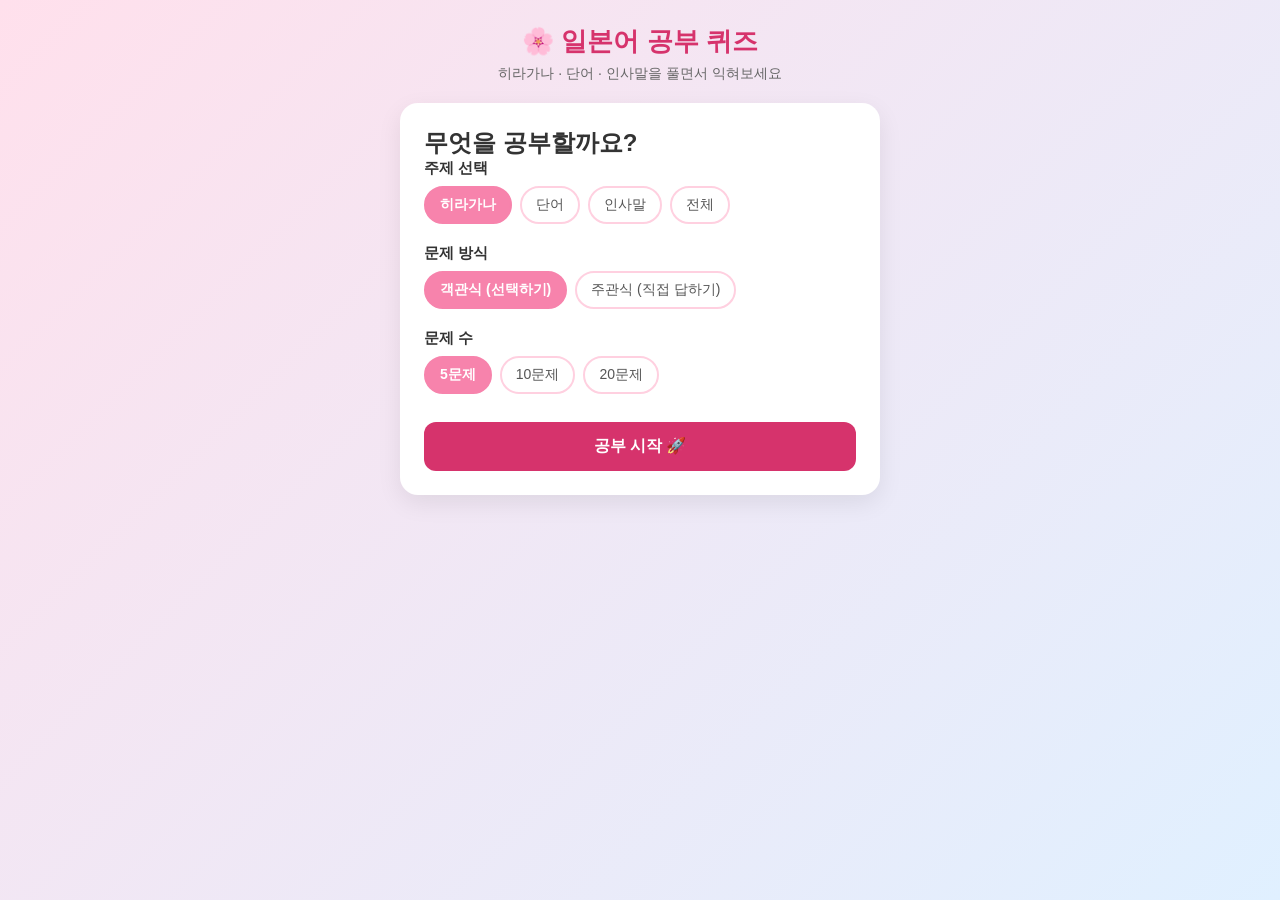
<file: japanese-study/index.html>
<!DOCTYPE html>
<html lang="ko">
<head>
    <meta charset="UTF-8" />
    <meta name="viewport" content="width=device-width, initial-scale=1.0" />
    <title>일본어 공부 퀴즈</title>
    <link rel="stylesheet" href="main.css" />
</head>
<body>
    <div class="app">
        <header class="header">
            <h1>🌸 일본어 공부 퀴즈</h1>
            <p class="subtitle">히라가나 · 단어 · 인사말을 풀면서 익혀보세요</p>
        </header>

        <!-- 시작 화면 -->
        <section id="startScreen" class="card">
            <h2>무엇을 공부할까요?</h2>

            <div class="field">
                <label>주제 선택</label>
                <div class="options" id="categoryOptions">
                    <button class="chip selected" data-category="hiragana">히라가나</button>
                    <button class="chip" data-category="word">단어</button>
                    <button class="chip" data-category="greeting">인사말</button>
                    <button class="chip" data-category="all">전체</button>
                </div>
            </div>

            <div class="field">
                <label>문제 방식</label>
                <div class="options" id="modeOptions">
                    <button class="chip selected" data-mode="choice">객관식 (선택하기)</button>
                    <button class="chip" data-mode="input">주관식 (직접 답하기)</button>
                </div>
            </div>

            <div class="field">
                <label>문제 수</label>
                <div class="options" id="countOptions">
                    <button class="chip selected" data-count="5">5문제</button>
                    <button class="chip" data-count="10">10문제</button>
                    <button class="chip" data-count="20">20문제</button>
                </div>
            </div>

            <button id="startBtn" class="primary-btn">공부 시작 🚀</button>
        </section>

        <!-- 퀴즈 화면 -->
        <section id="quizScreen" class="card hidden">
            <div class="progress-row">
                <span id="progressText">1 / 5</span>
                <span id="scoreText">점수: 0</span>
            </div>
            <div class="progress-bar"><div id="progressFill"></div></div>

            <p class="question-label" id="questionLabel">다음 글자의 발음은?</p>
            <div class="question" id="questionText">あ</div>

            <div id="choiceArea" class="choice-area"></div>

            <div id="inputArea" class="input-area hidden">
                <input type="text" id="answerInput" placeholder="답을 입력하세요" autocomplete="off" />
                <button id="submitBtn" class="primary-btn">제출</button>
            </div>

            <p id="feedback" class="feedback"></p>
            <button id="nextBtn" class="primary-btn hidden">다음 ➡️</button>
        </section>

        <!-- 결과 화면 -->
        <section id="resultScreen" class="card hidden">
            <h2>🎉 학습 완료!</h2>
            <p class="result-score" id="resultScore">0 / 0</p>
            <p class="result-msg" id="resultMsg"></p>
            <button id="restartBtn" class="primary-btn">다시 하기 🔁</button>
        </section>
    </div>

    <script src="main.js"></script>
</body>
</html>
</file>
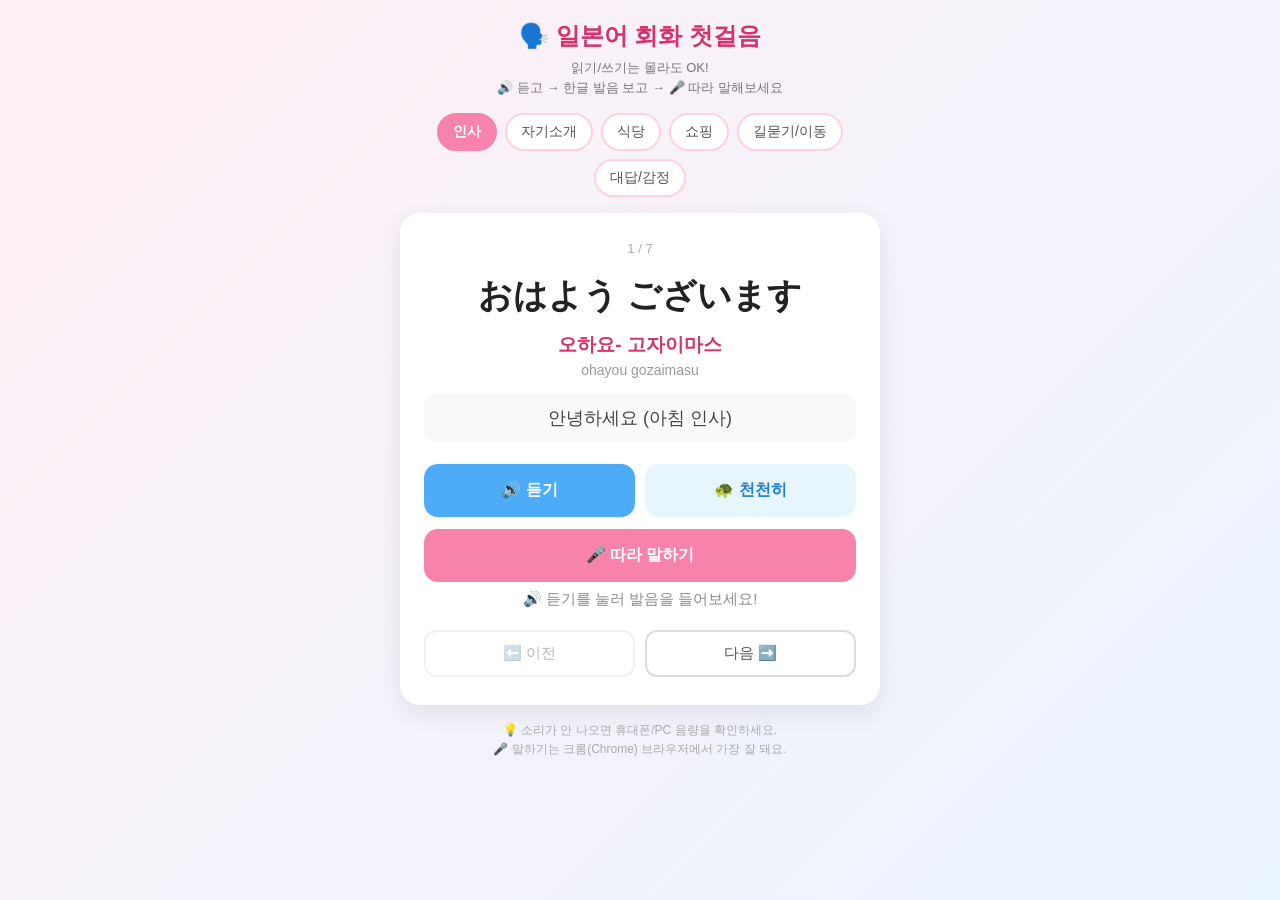
<file: japanese-study/japanese-conversation.html>
<!DOCTYPE html>
<html lang="ko">
<head>
    <meta charset="UTF-8" />
    <meta name="viewport" content="width=device-width, initial-scale=1.0" />
    <title>일본어 회화 연습 (듣고 말하기)</title>
    <style>
        * { box-sizing: border-box; margin: 0; padding: 0; }
        body {
            font-family: "Apple SD Gothic Neo", "Malgun Gothic", sans-serif;
            background: linear-gradient(135deg, #fff0f5 0%, #eaf4ff 100%);
            min-height: 100vh;
            display: flex;
            justify-content: center;
            align-items: flex-start;
            padding: 20px;
            color: #333;
        }
        .app { width: 100%; max-width: 480px; }
        .header { text-align: center; margin-bottom: 16px; }
        .header h1 { font-size: 24px; color: #d6336c; }
        .subtitle { margin-top: 6px; font-size: 13px; color: #777; line-height: 1.5; }

        .categories {
            display: flex;
            flex-wrap: wrap;
            gap: 8px;
            justify-content: center;
            margin-bottom: 16px;
        }
        .chip {
            border: 2px solid #ffd0e0;
            background: #fff;
            color: #555;
            padding: 8px 14px;
            border-radius: 999px;
            font-size: 14px;
            cursor: pointer;
            transition: all 0.15s;
        }
        .chip:hover { border-color: #f783ac; }
        .chip.selected { background: #f783ac; border-color: #f783ac; color: #fff; font-weight: 600; }

        .card {
            background: #fff;
            border-radius: 20px;
            padding: 28px 24px;
            box-shadow: 0 8px 24px rgba(0, 0, 0, 0.08);
            text-align: center;
        }
        .counter { font-size: 13px; color: #aaa; margin-bottom: 16px; }

        .jp {
            font-size: 34px;
            font-weight: 700;
            color: #222;
            margin-bottom: 12px;
            line-height: 1.4;
        }
        .reading {
            font-size: 19px;
            color: #d6336c;
            font-weight: 600;
            margin-bottom: 4px;
        }
        .romaji { font-size: 14px; color: #999; margin-bottom: 16px; }
        .ko {
            font-size: 18px;
            color: #444;
            background: #f8f9fa;
            border-radius: 12px;
            padding: 12px;
            margin-bottom: 22px;
        }

        .btn-row { display: flex; gap: 10px; margin-bottom: 12px; }
        .action-btn {
            flex: 1;
            border: none;
            padding: 16px;
            border-radius: 14px;
            font-size: 16px;
            font-weight: 700;
            cursor: pointer;
            transition: transform 0.1s, background 0.15s;
        }
        .action-btn:active { transform: scale(0.97); }
        .listen-btn { background: #4dabf7; color: #fff; }
        .listen-btn:hover { background: #339af0; }
        .slow-btn { background: #e7f5ff; color: #1c7ed6; }
        .slow-btn:hover { background: #d0ebff; }
        .speak-btn { background: #f783ac; color: #fff; }
        .speak-btn:hover { background: #f06595; }
        .speak-btn.listening { background: #fa5252; animation: pulse 1s infinite; }
        @keyframes pulse { 0%,100%{opacity:1;} 50%{opacity:0.6;} }

        .feedback {
            min-height: 24px;
            font-size: 15px;
            font-weight: 600;
            margin: 8px 0 4px;
        }
        .feedback.ok { color: #2b8a3e; }
        .feedback.no { color: #e8590c; }
        .feedback.info { color: #868e96; font-weight: 500; }

        .nav-row { display: flex; gap: 10px; margin-top: 16px; }
        .nav-btn {
            flex: 1;
            border: 2px solid #ddd;
            background: #fff;
            color: #555;
            padding: 12px;
            border-radius: 12px;
            font-size: 15px;
            cursor: pointer;
        }
        .nav-btn:hover { border-color: #f783ac; }
        .nav-btn:disabled { opacity: 0.4; cursor: default; }

        .tip {
            margin-top: 16px;
            font-size: 12px;
            color: #aaa;
            text-align: center;
            line-height: 1.6;
        }
    </style>
</head>
<body>
    <div class="app">
        <header class="header">
            <h1>🗣️ 일본어 회화 첫걸음</h1>
            <p class="subtitle">읽기/쓰기는 몰라도 OK!<br/>🔊 듣고 → 한글 발음 보고 → 🎤 따라 말해보세요</p>
        </header>

        <div class="categories" id="categories"></div>

        <section class="card">
            <div class="counter" id="counter">1 / 5</div>
            <div class="jp" id="jp">こんにちは</div>
            <div class="reading" id="reading">콘니치와</div>
            <div class="romaji" id="romaji">konnichiwa</div>
            <div class="ko" id="ko">안녕하세요 (낮 인사)</div>

            <div class="btn-row">
                <button class="action-btn listen-btn" id="listenBtn">🔊 듣기</button>
                <button class="action-btn slow-btn" id="slowBtn">🐢 천천히</button>
            </div>
            <button class="action-btn speak-btn" id="speakBtn" style="width:100%;">🎤 따라 말하기</button>

            <div class="feedback info" id="feedback">버튼을 눌러 시작해요!</div>

            <div class="nav-row">
                <button class="nav-btn" id="prevBtn">⬅️ 이전</button>
                <button class="nav-btn" id="nextBtn">다음 ➡️</button>
            </div>
        </section>

        <p class="tip">
            💡 소리가 안 나오면 휴대폰/PC 음량을 확인하세요.<br/>
            🎤 말하기는 크롬(Chrome) 브라우저에서 가장 잘 돼요.
        </p>
    </div>

    <script>
        // ===== 회화 데이터 =====
        // jp: 일본어, reading: 한글 발음, romaji: 로마자, ko: 한국어 뜻
        const DATA = {
            "인사": [
                { jp: "おはよう ございます", reading: "오하요- 고자이마스", romaji: "ohayou gozaimasu", ko: "안녕하세요 (아침 인사)" },
                { jp: "こんにちは", reading: "콘니치와", romaji: "konnichiwa", ko: "안녕하세요 (낮 인사)" },
                { jp: "こんばんは", reading: "콤방와", romaji: "konbanwa", ko: "안녕하세요 (저녁 인사)" },
                { jp: "ありがとう", reading: "아리가토-", romaji: "arigatou", ko: "고마워요" },
                { jp: "すみません", reading: "스미마셍", romaji: "sumimasen", ko: "죄송합니다 / 저기요" },
                { jp: "さようなら", reading: "사요-나라", romaji: "sayounara", ko: "안녕히 가세요" },
                { jp: "また あした", reading: "마타 아시타", romaji: "mata ashita", ko: "내일 또 봐요" },
            ],
            "자기소개": [
                { jp: "はじめまして", reading: "하지메마시테", romaji: "hajimemashite", ko: "처음 뵙겠습니다" },
                { jp: "わたしは キム です", reading: "와타시와 키무 데스", romaji: "watashi wa kimu desu", ko: "저는 김 이에요" },
                { jp: "かんこく から きました", reading: "캉코쿠 카라 키마시타", romaji: "kankoku kara kimashita", ko: "한국에서 왔어요" },
                { jp: "よろしく おねがいします", reading: "요로시쿠 오네가이시마스", romaji: "yoroshiku onegaishimasu", ko: "잘 부탁드립니다" },
                { jp: "にほんご は すこし わかります", reading: "니홍고와 스코시 와카리마스", romaji: "nihongo wa sukoshi wakarimasu", ko: "일본어 조금 알아요" },
            ],
            "식당": [
                { jp: "メニュー を ください", reading: "메뉴- 오 쿠다사이", romaji: "menyuu o kudasai", ko: "메뉴 주세요" },
                { jp: "これ を ください", reading: "코레 오 쿠다사이", romaji: "kore o kudasai", ko: "이거 주세요" },
                { jp: "おいしい です", reading: "오이시이 데스", romaji: "oishii desu", ko: "맛있어요" },
                { jp: "おみず ください", reading: "오미즈 쿠다사이", romaji: "omizu kudasai", ko: "물 주세요" },
                { jp: "おかいけい おねがいします", reading: "오카이케- 오네가이시마스", romaji: "okaikei onegaishimasu", ko: "계산해 주세요" },
                { jp: "ごちそうさま でした", reading: "고치소-사마 데시타", romaji: "gochisousama deshita", ko: "잘 먹었습니다" },
            ],
            "쇼핑": [
                { jp: "いくら ですか", reading: "이쿠라 데스카", romaji: "ikura desu ka", ko: "얼마예요?" },
                { jp: "これ は なん ですか", reading: "코레와 난 데스카", romaji: "kore wa nan desu ka", ko: "이건 뭐예요?" },
                { jp: "みて も いい ですか", reading: "미테모 이이 데스카", romaji: "mite mo ii desu ka", ko: "봐도 될까요?" },
                { jp: "これ に します", reading: "코레니 시마스", romaji: "kore ni shimasu", ko: "이걸로 할게요" },
                { jp: "カード で おねがいします", reading: "카-도데 오네가이시마스", romaji: "kaado de onegaishimasu", ko: "카드로 부탁해요" },
            ],
            "길묻기/이동": [
                { jp: "トイレ は どこ ですか", reading: "토이레와 도코 데스카", romaji: "toire wa doko desu ka", ko: "화장실은 어디예요?" },
                { jp: "えき は どこ ですか", reading: "에키와 도코 데스카", romaji: "eki wa doko desu ka", ko: "역은 어디예요?" },
                { jp: "ここ は どこ ですか", reading: "코코와 도코 데스카", romaji: "koko wa doko desu ka", ko: "여기는 어디예요?" },
                { jp: "たすけて ください", reading: "타스케테 쿠다사이", romaji: "tasukete kudasai", ko: "도와주세요" },
            ],
            "대답/감정": [
                { jp: "はい", reading: "하이", romaji: "hai", ko: "네" },
                { jp: "いいえ", reading: "이이에", romaji: "iie", ko: "아니요" },
                { jp: "だいじょうぶ です", reading: "다이죠-부 데스", romaji: "daijoubu desu", ko: "괜찮아요" },
                { jp: "わかりました", reading: "와카리마시타", romaji: "wakarimashita", ko: "알겠어요" },
                { jp: "わかりません", reading: "와카리마셍", romaji: "wakarimasen", ko: "모르겠어요" },
                { jp: "もう いちど おねがいします", reading: "모- 이치도 오네가이시마스", romaji: "mou ichido onegaishimasu", ko: "한 번 더 말해주세요" },
            ],
        };

        const categories = Object.keys(DATA);
        let currentCat = categories[0];
        let index = 0;

        // ===== 카테고리 버튼 만들기 =====
        const catBox = document.getElementById("categories");
        categories.forEach((cat, i) => {
            const btn = document.createElement("button");
            btn.className = "chip" + (i === 0 ? " selected" : "");
            btn.textContent = cat;
            btn.addEventListener("click", () => {
                document.querySelectorAll(".chip").forEach((c) => c.classList.remove("selected"));
                btn.classList.add("selected");
                currentCat = cat;
                index = 0;
                render();
            });
            catBox.appendChild(btn);
        });

        // ===== 화면 그리기 =====
        function current() { return DATA[currentCat][index]; }

        function render() {
            const item = current();
            const list = DATA[currentCat];
            document.getElementById("counter").textContent = `${index + 1} / ${list.length}`;
            document.getElementById("jp").textContent = item.jp;
            document.getElementById("reading").textContent = item.reading;
            document.getElementById("romaji").textContent = item.romaji;
            document.getElementById("ko").textContent = item.ko;
            document.getElementById("prevBtn").disabled = index === 0;
            document.getElementById("nextBtn").disabled = index === list.length - 1;
            setFeedback("🔊 듣기를 눌러 발음을 들어보세요!", "info");
            // 카드 넘기면 자동으로 한 번 들려주기
            speak(1);
        }

        function setFeedback(msg, type) {
            const f = document.getElementById("feedback");
            f.textContent = msg;
            f.className = "feedback " + type;
        }

        // ===== 듣기 (TTS) =====
        function speak(rate) {
            if (!("speechSynthesis" in window)) {
                setFeedback("이 브라우저는 소리 재생을 지원하지 않아요 😢", "no");
                return;
            }
            window.speechSynthesis.cancel();
            const u = new SpeechSynthesisUtterance(current().jp);
            u.lang = "ja-JP";
            u.rate = rate;
            // 일본어 음성 우선 선택
            const jaVoice = window.speechSynthesis.getVoices().find((v) => v.lang.startsWith("ja"));
            if (jaVoice) u.voice = jaVoice;
            window.speechSynthesis.speak(u);
        }

        document.getElementById("listenBtn").addEventListener("click", () => speak(1));
        document.getElementById("slowBtn").addEventListener("click", () => speak(0.6));

        // ===== 말하기 (음성 인식) =====
        const SpeechRecognition = window.SpeechRecognition || window.webkitSpeechRecognition;
        const speakBtn = document.getElementById("speakBtn");

        if (!SpeechRecognition) {
            speakBtn.addEventListener("click", () =>
                setFeedback("이 브라우저는 마이크 인식을 지원하지 않아요. 크롬을 써보세요 🙏", "no")
            );
        } else {
            const recog = new SpeechRecognition();
            recog.lang = "ja-JP";
            recog.interimResults = false;
            recog.maxAlternatives = 3;

            speakBtn.addEventListener("click", () => {
                setFeedback("🎤 듣고 있어요... 따라 말해보세요!", "info");
                speakBtn.classList.add("listening");
                try { recog.start(); } catch (e) {}
            });

            recog.onresult = (e) => {
                const heard = [];
                for (let i = 0; i < e.results[0].length; i++) {
                    heard.push(e.results[0][i].transcript);
                }
                checkPronunciation(heard);
            };
            recog.onerror = () => {
                speakBtn.classList.remove("listening");
                setFeedback("잘 안 들렸어요. 다시 한 번 말해볼까요? 🎤", "no");
            };
            recog.onend = () => speakBtn.classList.remove("listening");
        }

        // 공백/기호 제거 후 비교
        function normalize(s) { return (s || "").replace(/[\s、。!?！？]/g, ""); }

        function checkPronunciation(heardList) {
            const target = normalize(current().jp);
            const matched = heardList.some((h) => {
                const n = normalize(h);
                return n === target || n.includes(target) || target.includes(n);
            });
            if (matched) {
                setFeedback("👏 잘했어요! 발음이 정확해요!", "ok");
            } else {
                setFeedback(`들린 발음: "${heardList[0]}" — 다시 한 번 도전! 🎤`, "no");
            }
        }

        // ===== 이동 =====
        document.getElementById("prevBtn").addEventListener("click", () => {
            if (index > 0) { index--; render(); }
        });
        document.getElementById("nextBtn").addEventListener("click", () => {
            if (index < DATA[currentCat].length - 1) { index++; render(); }
        });

        // 음성 목록 로딩 후 첫 렌더
        if ("speechSynthesis" in window) {
            window.speechSynthesis.onvoiceschanged = () => {};
        }
        render();
    </script>
</body>
</html>
</file>
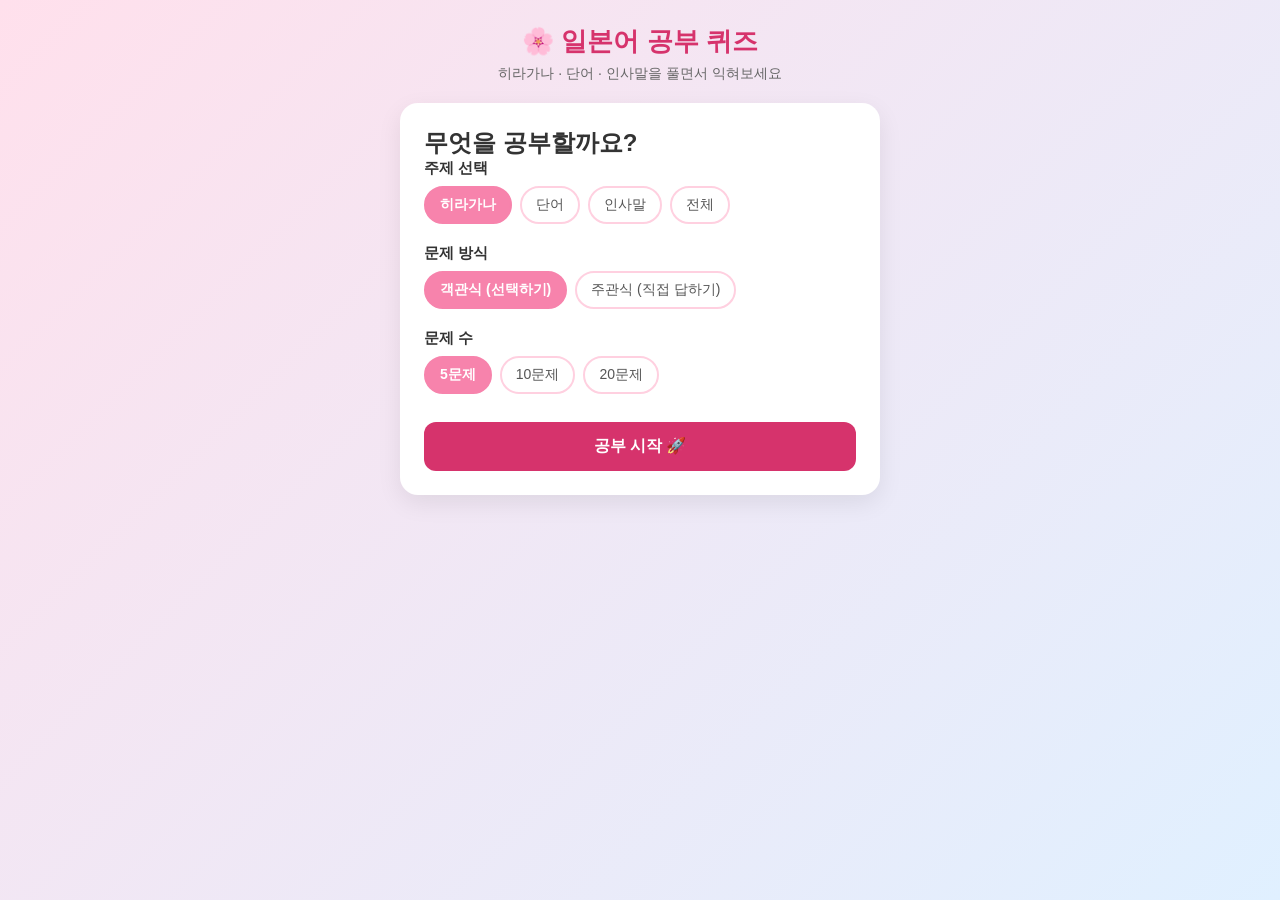
<file: japanese-study/japanese-quiz.html>
<!DOCTYPE html>
<html lang="ko">
<head>
    <meta charset="UTF-8" />
    <meta name="viewport" content="width=device-width, initial-scale=1.0" />
    <title>일본어 공부 퀴즈</title>
    <style>
        * { box-sizing: border-box; margin: 0; padding: 0; }
        body {
            font-family: "Apple SD Gothic Neo", "Malgun Gothic", sans-serif;
            background: linear-gradient(135deg, #ffe0ec 0%, #e0f0ff 100%);
            min-height: 100vh;
            display: flex;
            justify-content: center;
            align-items: flex-start;
            padding: 24px;
            color: #333;
        }
        .app { width: 100%; max-width: 480px; }
        .header { text-align: center; margin-bottom: 20px; }
        .header h1 { font-size: 26px; color: #d6336c; }
        .subtitle { margin-top: 6px; font-size: 14px; color: #666; }
        .card {
            background: #fff;
            border-radius: 18px;
            padding: 24px;
            box-shadow: 0 8px 24px rgba(0, 0, 0, 0.08);
        }
        .hidden { display: none !important; }
        .field { margin-bottom: 20px; }
        .field > label { display: block; font-weight: 600; margin-bottom: 8px; font-size: 15px; }
        .options { display: flex; flex-wrap: wrap; gap: 8px; }
        .chip {
            border: 2px solid #ffd0e0;
            background: #fff;
            color: #555;
            padding: 8px 14px;
            border-radius: 999px;
            font-size: 14px;
            cursor: pointer;
            transition: all 0.15s;
        }
        .chip:hover { border-color: #f783ac; }
        .chip.selected {
            background: #f783ac;
            border-color: #f783ac;
            color: #fff;
            font-weight: 600;
        }
        .primary-btn {
            width: 100%;
            background: #d6336c;
            color: #fff;
            border: none;
            padding: 14px;
            border-radius: 12px;
            font-size: 16px;
            font-weight: 600;
            cursor: pointer;
            margin-top: 8px;
            transition: background 0.15s;
        }
        .primary-btn:hover { background: #c2255c; }
        .progress-row {
            display: flex;
            justify-content: space-between;
            font-size: 14px;
            color: #666;
            margin-bottom: 8px;
        }
        .progress-bar {
            width: 100%;
            height: 8px;
            background: #ffe0ec;
            border-radius: 999px;
            overflow: hidden;
            margin-bottom: 24px;
        }
        #progressFill { height: 100%; width: 0%; background: #f783ac; transition: width 0.3s; }
        .question-label { font-size: 14px; color: #888; text-align: center; margin-bottom: 12px; }
        .question {
            font-size: 64px;
            text-align: center;
            margin-bottom: 24px;
            color: #333;
            word-break: break-all;
        }
        .choice-area { display: grid; grid-template-columns: 1fr 1fr; gap: 10px; }
        .choice-btn {
            border: 2px solid #ddd;
            background: #fafafa;
            padding: 14px;
            border-radius: 12px;
            font-size: 16px;
            cursor: pointer;
            transition: all 0.15s;
        }
        .choice-btn:hover:not(:disabled) { border-color: #f783ac; }
        .choice-btn.correct {
            background: #d3f9d8;
            border-color: #51cf66;
            color: #2b8a3e;
            font-weight: 600;
        }
        .choice-btn.wrong { background: #ffe3e3; border-color: #ff6b6b; color: #c92a2a; }
        .choice-btn:disabled { cursor: default; }
        .input-area { display: flex; flex-direction: column; gap: 10px; }
        #answerInput {
            width: 100%;
            padding: 14px;
            border: 2px solid #ddd;
            border-radius: 12px;
            font-size: 16px;
            outline: none;
        }
        #answerInput:focus { border-color: #f783ac; }
        .feedback {
            text-align: center;
            margin-top: 16px;
            font-size: 16px;
            font-weight: 600;
            min-height: 24px;
        }
        .feedback.correct { color: #2b8a3e; }
        .feedback.wrong { color: #c92a2a; }
        .result-score {
            text-align: center;
            font-size: 40px;
            font-weight: 700;
            color: #d6336c;
            margin: 16px 0;
        }
        .result-msg { text-align: center; color: #666; margin-bottom: 20px; }
    </style>
</head>
<body>
    <div class="app">
        <header class="header">
            <h1>🌸 일본어 공부 퀴즈</h1>
            <p class="subtitle">히라가나 · 단어 · 인사말을 풀면서 익혀보세요</p>
        </header>

        <!-- 시작 화면 -->
        <section id="startScreen" class="card">
            <h2>무엇을 공부할까요?</h2>

            <div class="field">
                <label>주제 선택</label>
                <div class="options" id="categoryOptions">
                    <button class="chip selected" data-category="hiragana">히라가나</button>
                    <button class="chip" data-category="word">단어</button>
                    <button class="chip" data-category="greeting">인사말</button>
                    <button class="chip" data-category="all">전체</button>
                </div>
            </div>

            <div class="field">
                <label>문제 방식</label>
                <div class="options" id="modeOptions">
                    <button class="chip selected" data-mode="choice">객관식 (선택하기)</button>
                    <button class="chip" data-mode="input">주관식 (직접 답하기)</button>
                </div>
            </div>

            <div class="field">
                <label>문제 수</label>
                <div class="options" id="countOptions">
                    <button class="chip selected" data-count="5">5문제</button>
                    <button class="chip" data-count="10">10문제</button>
                    <button class="chip" data-count="20">20문제</button>
                </div>
            </div>

            <button id="startBtn" class="primary-btn">공부 시작 🚀</button>
        </section>

        <!-- 퀴즈 화면 -->
        <section id="quizScreen" class="card hidden">
            <div class="progress-row">
                <span id="progressText">1 / 5</span>
                <span id="scoreText">점수: 0</span>
            </div>
            <div class="progress-bar"><div id="progressFill"></div></div>

            <p class="question-label" id="questionLabel">다음 글자의 발음은?</p>
            <div class="question" id="questionText">あ</div>

            <div id="choiceArea" class="choice-area"></div>

            <div id="inputArea" class="input-area hidden">
                <input type="text" id="answerInput" placeholder="답을 입력하세요" autocomplete="off" />
                <button id="submitBtn" class="primary-btn">제출</button>
            </div>

            <p id="feedback" class="feedback"></p>
            <button id="nextBtn" class="primary-btn hidden">다음 ➡️</button>
        </section>

        <!-- 결과 화면 -->
        <section id="resultScreen" class="card hidden">
            <h2>🎉 학습 완료!</h2>
            <p class="result-score" id="resultScore">0 / 0</p>
            <p class="result-msg" id="resultMsg"></p>
            <button id="restartBtn" class="primary-btn">다시 하기 🔁</button>
        </section>
    </div>

    <script>
        // ===== 문제 데이터 =====
        const QUESTIONS = {
            hiragana: [
                { q: "あ", a: "a" }, { q: "い", a: "i" }, { q: "う", a: "u" },
                { q: "え", a: "e" }, { q: "お", a: "o" }, { q: "か", a: "ka" },
                { q: "き", a: "ki" }, { q: "く", a: "ku" }, { q: "け", a: "ke" },
                { q: "こ", a: "ko" }, { q: "さ", a: "sa" }, { q: "し", a: "shi" },
                { q: "す", a: "su" }, { q: "せ", a: "se" }, { q: "そ", a: "so" },
                { q: "た", a: "ta" }, { q: "ち", a: "chi" }, { q: "つ", a: "tsu" },
                { q: "な", a: "na" }, { q: "に", a: "ni" }, { q: "は", a: "ha" },
                { q: "ひ", a: "hi" }, { q: "ま", a: "ma" }, { q: "や", a: "ya" },
                { q: "ら", a: "ra" }, { q: "わ", a: "wa" }, { q: "ん", a: "n" },
            ],
            word: [
                { q: "水（みず）", a: "물" }, { q: "猫（ねこ）", a: "고양이" },
                { q: "犬（いぬ）", a: "개" }, { q: "本（ほん）", a: "책" },
                { q: "車（くるま）", a: "자동차" }, { q: "学校（がっこう）", a: "학교" },
                { q: "先生（せんせい）", a: "선생님" }, { q: "友達（ともだち）", a: "친구" },
                { q: "食べ物（たべもの）", a: "음식" }, { q: "時間（じかん）", a: "시간" },
                { q: "家（いえ）", a: "집" }, { q: "空（そら）", a: "하늘" },
                { q: "花（はな）", a: "꽃" }, { q: "雨（あめ）", a: "비" },
                { q: "山（やま）", a: "산" }, { q: "海（うみ）", a: "바다" },
            ],
            greeting: [
                { q: "おはよう", a: "안녕(아침 인사)" },
                { q: "こんにちは", a: "안녕하세요(낮 인사)" },
                { q: "こんばんは", a: "안녕하세요(밤 인사)" },
                { q: "ありがとう", a: "고마워" },
                { q: "すみません", a: "죄송합니다" },
                { q: "さようなら", a: "안녕히 가세요" },
                { q: "はじめまして", a: "처음 뵙겠습니다" },
                { q: "いただきます", a: "잘 먹겠습니다" },
                { q: "おやすみ", a: "잘 자" },
                { q: "おねがいします", a: "부탁합니다" },
            ],
        };

        const LABELS = {
            hiragana: "다음 글자의 발음(로마자)은?",
            word: "다음 단어의 뜻은?",
            greeting: "다음 인사말의 뜻은?",
        };

        // ===== 상태 =====
        let settings = { category: "hiragana", mode: "choice", count: 5 };
        let quiz = [];
        let current = 0;
        let score = 0;

        // ===== 유틸 =====
        function shuffle(arr) {
            return [...arr].sort(() => Math.random() - 0.5);
        }

        function getPool(category) {
            if (category === "all") {
                return Object.keys(QUESTIONS).flatMap((cat) =>
                    QUESTIONS[cat].map((item) => ({ ...item, category: cat }))
                );
            }
            return QUESTIONS[category].map((item) => ({ ...item, category }));
        }

        // ===== 칩(선택 버튼) 동작 =====
        function setupChips(containerId, key, parse) {
            const container = document.getElementById(containerId);
            container.addEventListener("click", (e) => {
                const btn = e.target.closest(".chip");
                if (!btn) return;
                container.querySelectorAll(".chip").forEach((c) => c.classList.remove("selected"));
                btn.classList.add("selected");
                settings[key] = parse(btn.dataset[key]);
            });
        }

        setupChips("categoryOptions", "category", (v) => v);
        setupChips("modeOptions", "mode", (v) => v);
        setupChips("countOptions", "count", (v) => parseInt(v, 10));

        // ===== 화면 전환 =====
        function show(id) {
            ["startScreen", "quizScreen", "resultScreen"].forEach((s) =>
                document.getElementById(s).classList.add("hidden")
            );
            document.getElementById(id).classList.remove("hidden");
        }

        // ===== 퀴즈 시작 =====
        document.getElementById("startBtn").addEventListener("click", () => {
            const pool = shuffle(getPool(settings.category));
            quiz = pool.slice(0, Math.min(settings.count, pool.length));
            current = 0;
            score = 0;
            show("quizScreen");
            renderQuestion();
        });

        // ===== 문제 렌더링 =====
        function renderQuestion() {
            const item = quiz[current];
            const cat = item.category;

            document.getElementById("progressText").textContent = `${current + 1} / ${quiz.length}`;
            document.getElementById("scoreText").textContent = `점수: ${score}`;
            document.getElementById("progressFill").style.width = `${(current / quiz.length) * 100}%`;
            document.getElementById("questionLabel").textContent = LABELS[cat];
            document.getElementById("questionText").textContent = item.q;

            document.getElementById("feedback").textContent = "";
            document.getElementById("feedback").className = "feedback";
            document.getElementById("nextBtn").classList.add("hidden");

            const choiceArea = document.getElementById("choiceArea");
            const inputArea = document.getElementById("inputArea");

            if (settings.mode === "choice") {
                inputArea.classList.add("hidden");
                choiceArea.classList.remove("hidden");
                renderChoices(item);
            } else {
                choiceArea.classList.add("hidden");
                inputArea.classList.remove("hidden");
                const input = document.getElementById("answerInput");
                input.value = "";
                input.disabled = false;
                input.focus();
                document.getElementById("submitBtn").disabled = false;
            }
        }

        // ===== 객관식 보기 =====
        function renderChoices(item) {
            const pool = getPool(item.category);
            const wrongs = shuffle(pool.filter((p) => p.a !== item.a)).slice(0, 3);
            const options = shuffle([item, ...wrongs]);

            const area = document.getElementById("choiceArea");
            area.innerHTML = "";
            options.forEach((opt) => {
                const btn = document.createElement("button");
                btn.className = "choice-btn";
                btn.textContent = opt.a;
                btn.addEventListener("click", () => checkChoice(btn, opt.a, item.a));
                area.appendChild(btn);
            });
        }

        function checkChoice(btn, picked, answer) {
            const buttons = document.querySelectorAll(".choice-btn");
            buttons.forEach((b) => {
                b.disabled = true;
                if (b.textContent === answer) b.classList.add("correct");
            });

            const feedback = document.getElementById("feedback");
            if (picked === answer) {
                score++;
                feedback.textContent = "정답이에요! 🎉";
                feedback.className = "feedback correct";
            } else {
                btn.classList.add("wrong");
                feedback.textContent = `아쉬워요! 정답은 "${answer}"`;
                feedback.className = "feedback wrong";
            }
            document.getElementById("scoreText").textContent = `점수: ${score}`;
            document.getElementById("nextBtn").classList.remove("hidden");
        }

        // ===== 주관식 제출 =====
        function submitInput() {
            const input = document.getElementById("answerInput");
            if (input.disabled) return;
            const item = quiz[current];
            const userAns = input.value.trim().toLowerCase();
            const answer = item.a.toLowerCase();

            input.disabled = true;
            document.getElementById("submitBtn").disabled = true;

            const feedback = document.getElementById("feedback");
            const isCorrect = userAns === answer || (answer.includes(userAns) && userAns.length > 0);

            if (isCorrect) {
                score++;
                feedback.textContent = "정답이에요! 🎉";
                feedback.className = "feedback correct";
            } else {
                feedback.textContent = `아쉬워요! 정답은 "${item.a}"`;
                feedback.className = "feedback wrong";
            }
            document.getElementById("scoreText").textContent = `점수: ${score}`;
            document.getElementById("nextBtn").classList.remove("hidden");
        }

        document.getElementById("submitBtn").addEventListener("click", submitInput);
        document.getElementById("answerInput").addEventListener("keydown", (e) => {
            if (e.key === "Enter") submitInput();
        });

        // ===== 다음 문제 =====
        document.getElementById("nextBtn").addEventListener("click", () => {
            current++;
            if (current < quiz.length) {
                renderQuestion();
            } else {
                showResult();
            }
        });

        // ===== 결과 =====
        function showResult() {
            show("resultScreen");
            document.getElementById("resultScore").textContent = `${score} / ${quiz.length}`;
            const ratio = score / quiz.length;
            let msg;
            if (ratio === 1) msg = "완벽해요! 일본어 마스터 🏆";
            else if (ratio >= 0.7) msg = "훌륭해요! 조금만 더 하면 완벽! 👍";
            else if (ratio >= 0.4) msg = "좋아요! 반복하면 금방 늘어요 💪";
            else msg = "괜찮아요! 처음엔 다 그래요. 다시 도전! 🌱";
            document.getElementById("resultMsg").textContent = msg;
        }

        document.getElementById("restartBtn").addEventListener("click", () => show("startScreen"));
    </script>
</body>
</html>
</file>
<file: japanese-study/main.css>
* {
    box-sizing: border-box;
    margin: 0;
    padding: 0;
}

body {
    font-family: "Apple SD Gothic Neo", "Malgun Gothic", sans-serif;
    background: linear-gradient(135deg, #ffe0ec 0%, #e0f0ff 100%);
    min-height: 100vh;
    display: flex;
    justify-content: center;
    align-items: flex-start;
    padding: 24px;
    color: #333;
}

.app {
    width: 100%;
    max-width: 480px;
}

.header {
    text-align: center;
    margin-bottom: 20px;
}

.header h1 {
    font-size: 26px;
    color: #d6336c;
}

.subtitle {
    margin-top: 6px;
    font-size: 14px;
    color: #666;
}

.card {
    background: #fff;
    border-radius: 18px;
    padding: 24px;
    box-shadow: 0 8px 24px rgba(0, 0, 0, 0.08);
}

.hidden {
    display: none !important;
}

.field {
    margin-bottom: 20px;
}

.field > label {
    display: block;
    font-weight: 600;
    margin-bottom: 8px;
    font-size: 15px;
}

.options {
    display: flex;
    flex-wrap: wrap;
    gap: 8px;
}

.chip {
    border: 2px solid #ffd0e0;
    background: #fff;
    color: #555;
    padding: 8px 14px;
    border-radius: 999px;
    font-size: 14px;
    cursor: pointer;
    transition: all 0.15s;
}

.chip:hover {
    border-color: #f783ac;
}

.chip.selected {
    background: #f783ac;
    border-color: #f783ac;
    color: #fff;
    font-weight: 600;
}

.primary-btn {
    width: 100%;
    background: #d6336c;
    color: #fff;
    border: none;
    padding: 14px;
    border-radius: 12px;
    font-size: 16px;
    font-weight: 600;
    cursor: pointer;
    margin-top: 8px;
    transition: background 0.15s;
}

.primary-btn:hover {
    background: #c2255c;
}

.progress-row {
    display: flex;
    justify-content: space-between;
    font-size: 14px;
    color: #666;
    margin-bottom: 8px;
}

.progress-bar {
    width: 100%;
    height: 8px;
    background: #ffe0ec;
    border-radius: 999px;
    overflow: hidden;
    margin-bottom: 24px;
}

#progressFill {
    height: 100%;
    width: 0%;
    background: #f783ac;
    transition: width 0.3s;
}

.question-label {
    font-size: 14px;
    color: #888;
    text-align: center;
    margin-bottom: 12px;
}

.question {
    font-size: 64px;
    text-align: center;
    margin-bottom: 24px;
    color: #333;
    word-break: break-all;
}

.choice-area {
    display: grid;
    grid-template-columns: 1fr 1fr;
    gap: 10px;
}

.choice-btn {
    border: 2px solid #ddd;
    background: #fafafa;
    padding: 14px;
    border-radius: 12px;
    font-size: 16px;
    cursor: pointer;
    transition: all 0.15s;
}

.choice-btn:hover:not(:disabled) {
    border-color: #f783ac;
}

.choice-btn.correct {
    background: #d3f9d8;
    border-color: #51cf66;
    color: #2b8a3e;
    font-weight: 600;
}

.choice-btn.wrong {
    background: #ffe3e3;
    border-color: #ff6b6b;
    color: #c92a2a;
}

.choice-btn:disabled {
    cursor: default;
}

.input-area {
    display: flex;
    flex-direction: column;
    gap: 10px;
}

#answerInput {
    width: 100%;
    padding: 14px;
    border: 2px solid #ddd;
    border-radius: 12px;
    font-size: 16px;
    outline: none;
}

#answerInput:focus {
    border-color: #f783ac;
}

.feedback {
    text-align: center;
    margin-top: 16px;
    font-size: 16px;
    font-weight: 600;
    min-height: 24px;
}

.feedback.correct {
    color: #2b8a3e;
}

.feedback.wrong {
    color: #c92a2a;
}

.result-score {
    text-align: center;
    font-size: 40px;
    font-weight: 700;
    color: #d6336c;
    margin: 16px 0;
}

.result-msg {
    text-align: center;
    color: #666;
    margin-bottom: 20px;
}
</file>
